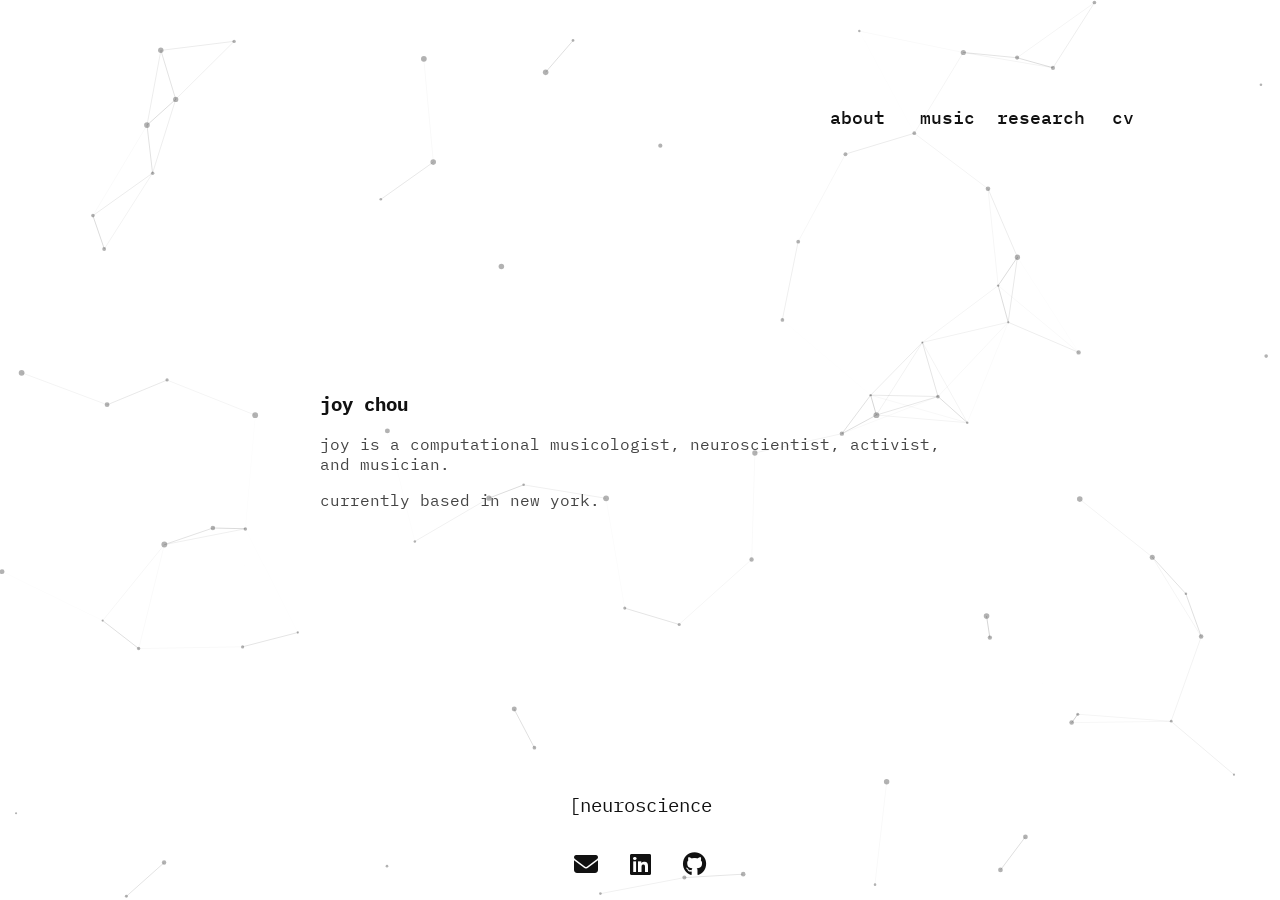
<file: index.html>
<!DOCTYPE html>
<html lang="en">
<head>
  <meta charset="UTF-8" />
  <meta name="viewport" content="width=device-width, initial-scale=1.0">
  <title>Joy Chou</title>

  <!-- IBM Plex Mono -->
  <link href="https://fonts.googleapis.com/css2?family=IBM+Plex+Mono:wght@400;600&display=swap" rel="stylesheet">

  <!-- Font Awesome (icons) -->
  <link
    rel="stylesheet"
    href="https://cdnjs.cloudflare.com/ajax/libs/font-awesome/6.5.1/css/all.min.css"
    crossorigin="anonymous"
    referrerpolicy="no-referrer"
  />

  <!-- Your CSS -->
  <link rel="stylesheet" href="style.css">
</head>

<body>

  <!-- Particle / neural background -->
  <canvas id="particles"></canvas>

  <!-- Hero text -->
  <div class="hero">
    <h3>joy chou</h3>
    <p>joy is a computational musicologist, neuroscientist, activist, and musician.</p>
    <p>currently based in new york.</p>
  </div>

  <!-- Floating buttons -->
<a class="button" href="about.html">about</a>
<a class="button" href="music.html">music</a>
<a class="button" href="research.html" >research</a>
<a class="button" href="cv.html">cv</a>



  <!-- Typing visualization (bottom) -->
  <div class="typing-container">
    <p class="typing" id="typing"></p>
  </div>

  <!-- Social icons (Font Awesome) -->
  <div id="social-icons">
    <a href="mailto:joychou@u.northwestern.edu" aria-label="Email">
      <i class="fa-solid fa-envelope"></i>
    </a>
    <a href="https://www.linkedin.com/in/joy-chou-1367201a2/" target="_blank" aria-label="LinkedIn">
      <i class="fa-brands fa-linkedin"></i>
    </a>
    <a href="https://github.com/joychoou" target="_blank" aria-label="GitHub">
      <i class="fa-brands fa-github"></i>
    </a>
  </div>

  <!-- Your JS -->
  <script src="script.js"></script>

</body>
</html>
</file>
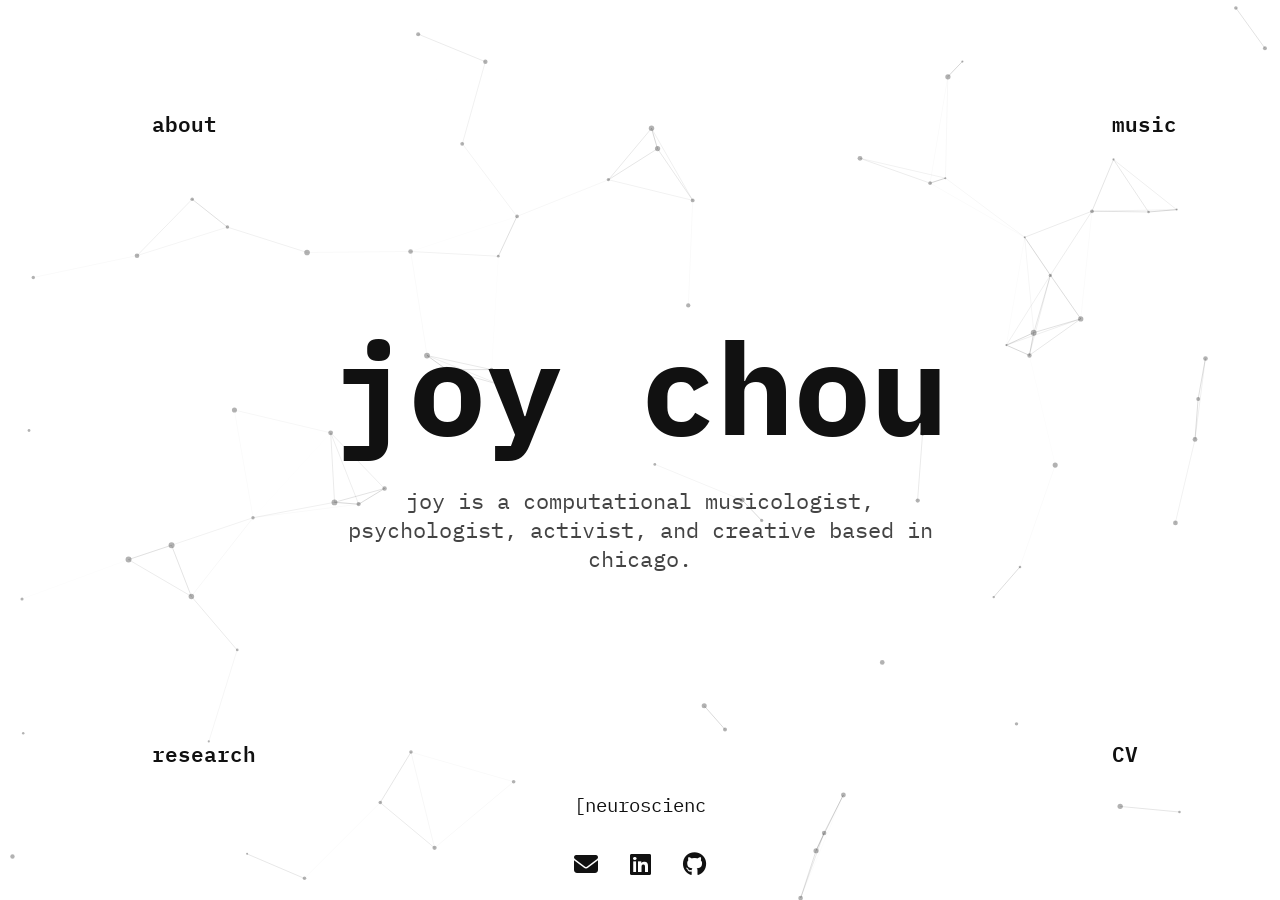
<file: website/index.html>
<!DOCTYPE html>
<html lang="en">
<head>
  <meta charset="UTF-8" />
  <meta name="viewport" content="width=device-width, initial-scale=1.0">
  <title>Joy Chou</title>

  <!-- IBM Plex Mono -->
  <link href="https://fonts.googleapis.com/css2?family=IBM+Plex+Mono:wght@400;600&display=swap" rel="stylesheet">

  <!-- Font Awesome (icons) -->
  <link
    rel="stylesheet"
    href="https://cdnjs.cloudflare.com/ajax/libs/font-awesome/6.5.1/css/all.min.css"
    crossorigin="anonymous"
    referrerpolicy="no-referrer"
  />

  <!-- Your CSS -->
  <link rel="stylesheet" href="style.css">
</head>

<body>

  <!-- Particle / neural background -->
  <canvas id="particles"></canvas>

  <!-- Hero text -->
  <div class="hero">
    <h1>joy chou</h1>
    <p>joy is a computational musicologist, psychologist, activist, and creative based in chicago.</p>
  </div>

  <!-- Floating buttons -->
<a class="button" href="about.html" data-code="click to learn more about me!">about</a>
<a class="button" href="music.html" data-code="all things music">music</a>
<a class="button" href="research.html" data-code="music cognition,psychology, neuroscience" >research</a>
<a class="button" href="cv.html" data-code="export(cv.pdf)">CV</a>



  <!-- Typing visualization (bottom) -->
  <div class="typing-container">
    <p class="typing" id="typing"></p>
  </div>

  <!-- Social icons (Font Awesome) -->
  <div id="social-icons">
    <a href="mailto:joychou@u.northwestern.edu" aria-label="Email">
      <i class="fa-solid fa-envelope"></i>
    </a>
    <a href="https://www.linkedin.com/in/joy-chou-1367201a2/" target="_blank" aria-label="LinkedIn">
      <i class="fa-brands fa-linkedin"></i>
    </a>
    <a href="https://github.com/joychoou" target="_blank" aria-label="GitHub">
      <i class="fa-brands fa-github"></i>
    </a>
  </div>

  <!-- Your JS -->
  <script src="script.js"></script>

</body>
</html>
</file>
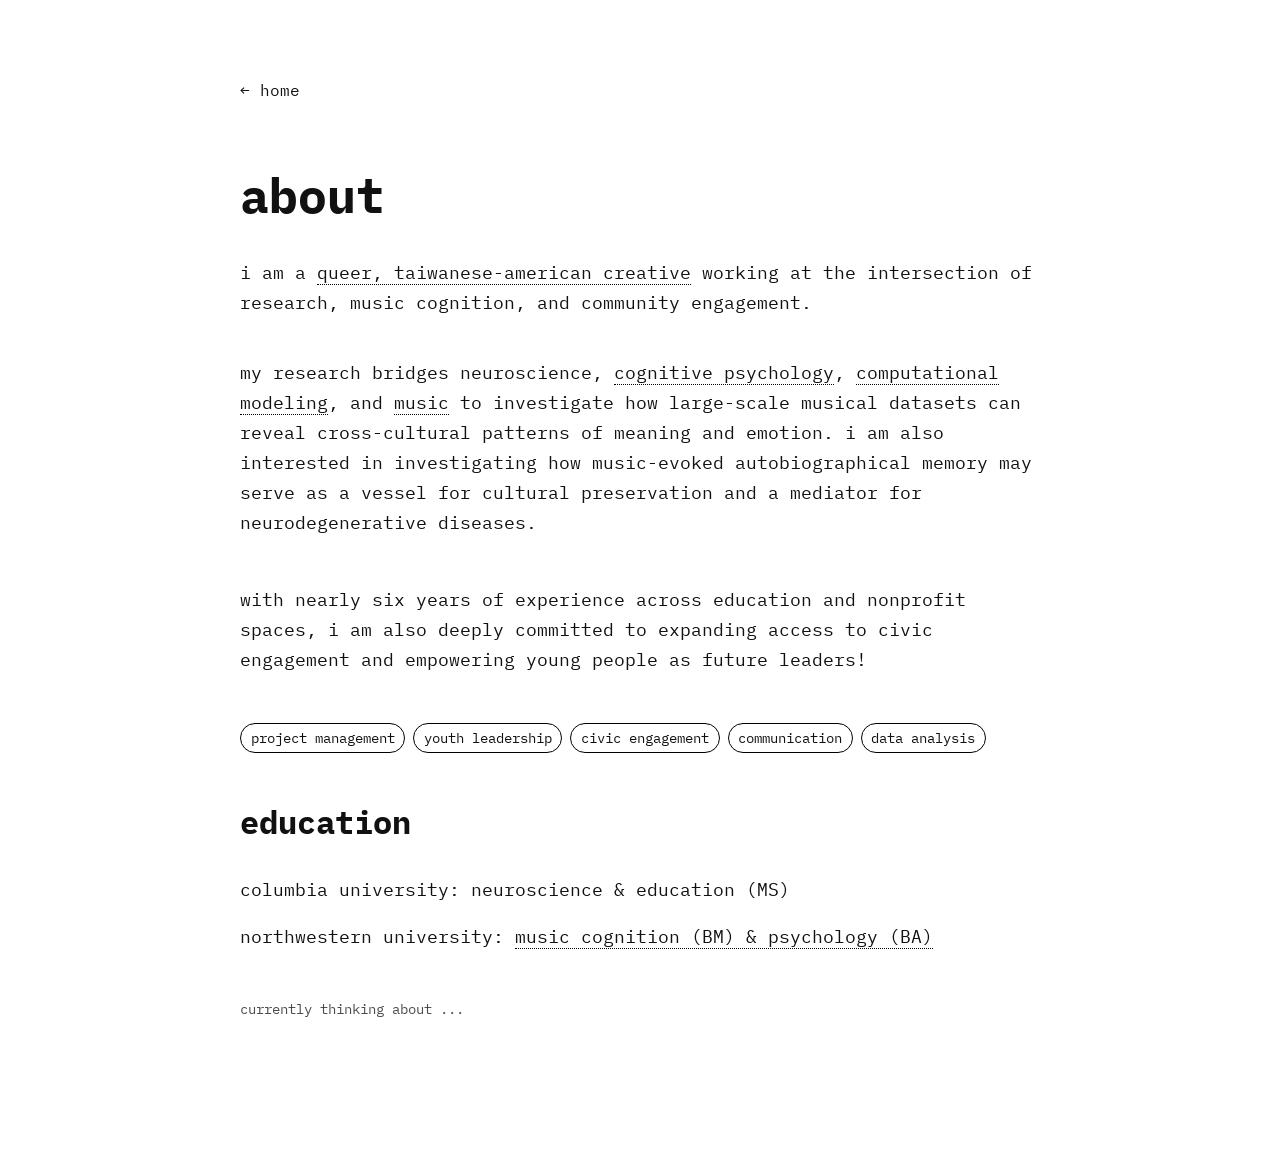
<file: about.html>
<!DOCTYPE html>
<html lang="en">
<head>
  <meta charset="UTF-8">
  <title>about — joy chou</title>

  <link href="https://fonts.googleapis.com/css2?family=IBM+Plex+Mono:wght@400;600&display=swap" rel="stylesheet">
  <link rel="stylesheet" href="style.css">

  <style>
    .about-intro {
      font-size: 1.1rem;
      line-height: 1.7;
      margin-bottom: 2.5rem;
    }

    .highlight {
      cursor: pointer;
      border-bottom: 1px dotted #000;

    }

    .highlight:hover {
      background: rgba(0,0,0,0.05);
    }

    .reveal {
      display: none;
      margin-top: 0.75rem;
      font-size: 0.90rem;
      opacity: 0.85;
      font-style:italic;
    }

    .section {
      margin-bottom: 3rem;
    }

    .pill-container {
      display: flex;
      flex-wrap: wrap;
      gap: 0.5rem;
      margin-top: 3rem;
    }

    .pill {
      padding: 0.3rem 0.6rem;
      border: 1px solid #000;
      border-radius: 999px;
      font-size: 0.85rem;
      cursor: default;
    }

    .hover-note {
      font-size: 0.85rem;
      opacity: 0.6;
      margin-top: 0.5rem;
    }


  </style>
</head>

<body>

  <div class="page-container">
    <a href="index.html" class="back-link">← home</a>

    <h1>about</h1>
    


    <!-- intro -->
    <div class="about-intro">
      <p>
        i am a <span class="highlight" data-target="identity">queer, taiwanese-american creative</span>
        working at the intersection of research, music cognition, and community engagement.
      </p>

    </div>

    <!-- research -->
     
    <div class="section">
      <p>
        my research bridges neuroscience, <span class="highlight" data-target="cog">cognitive psychology</span>,
        <span class="highlight" data-target="comp">computational modeling</span>, and
        <span class="highlight" data-target="music">music</span> to investigate how large-scale musical
        datasets can reveal cross-cultural patterns of meaning and emotion. 
        i am also interested in investigating how music-evoked autobiographical memory may serve as a vessel for cultural preservation
        and a mediator for neurodegenerative diseases.
      </p>

      <div id="cog" class="reveal">
        perception • memory • emotion • nostalgia
      </div>
      <div id="comp" class="reveal">
        python • r • statistical modeling • machine learning
      </div>
      <div id="music" class="reveal">
        timbre • tonality • popular music • cross-cultural corpus studies
      </div>

    </div>

    <!-- work -->
    <div class="section">
      <p>
        with nearly six years of experience across education and nonprofit spaces,
        i am also deeply committed to expanding access to civic engagement and
        empowering young people as future leaders!
      </p>

      <div class="pill-container">
        <div class="pill">project management</div>
        <div class="pill">youth leadership</div>
        <div class="pill">civic engagement</div>
        <div class="pill">communication</div>
        <div class="pill">data analysis</div>

      </div>
    <div class="section">

    </div>
    <div class="section">
        <h2>education</h2>
        <p>
        columbia university: neuroscience & education (MS)</span>
        </p>         
        <p>
        northwestern university: <span class="highlight" data-target="school">music cognition (BM) & psychology (BA)</span>
        </p> 
        <div id="school" class="reveal">
        minor in legal studies, integrated marketing communications certificate
        </div>
        
    </div>

    <div class="ticker-container">

    <!-- ticker-label -->
  <span class="ticker-label">currently thinking about ...</span>
  <div class="ticker">
    <div class="ticker-track">
      <span>computational analysis of nostalgia in mandarin pop music</span>
      <span>•</span>
      <span>development of musical preferences</span>
      <span>•</span>
      <span>cognitive representation of musical creation</span>
      <span>•</span>
      <span>musical narratives</span>
      <span>•</span>
      <span>state of the world...</span>
      
    </div>
        <div class="section">

        </div>
        
    </div>
  </div>

  <script>
    document.querySelectorAll('.highlight').forEach(el => {
      el.addEventListener('mouseenter', () => {
        const target = document.getElementById(el.dataset.target);
        if (target) target.style.display = 'block';
      });

      el.addEventListener('mouseleave', () => {
        const target = document.getElementById(el.dataset.target);
        if (target) target.style.display = 'none';
      });

      el.addEventListener('click', () => {
        const target = document.getElementById(el.dataset.target);
        if (target) {
          target.style.display =
            target.style.display === 'block' ? 'none' : 'block';
        }
      });
    });

  </script>



</body>
</html>
</file>
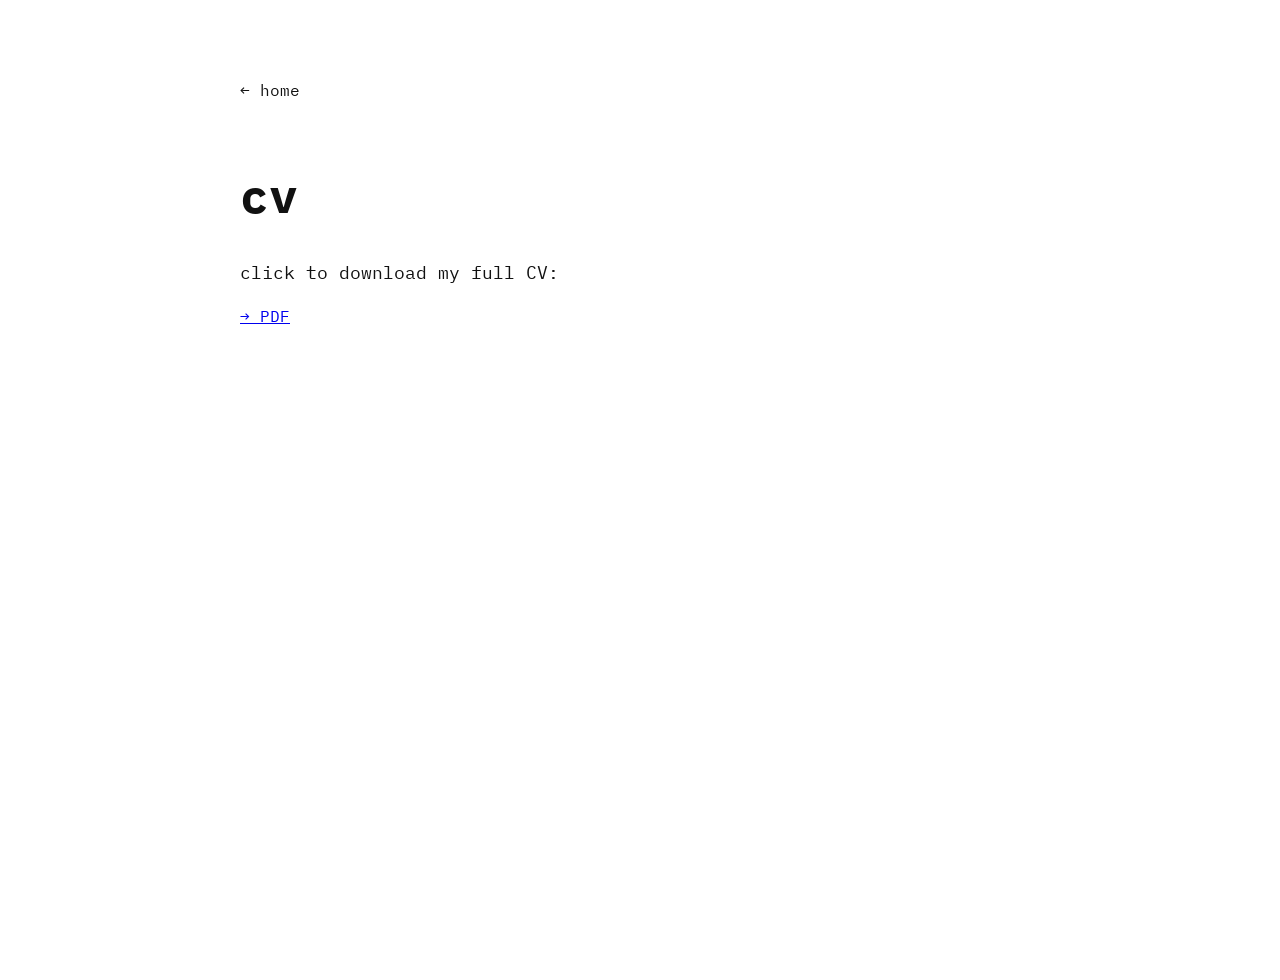
<file: cv.html>
<!DOCTYPE html>
<html lang="en">
<head>
  <meta charset="UTF-8">
  <title>CV — Joy Chou</title>

  <link href="https://fonts.googleapis.com/css2?family=IBM+Plex+Mono:wght@400;600&display=swap" rel="stylesheet">
  <link rel="stylesheet" href="style.css">
</head>

<body>

  <div class="page-container">
    <a href="index.html" class="back-link">← home</a>

    <h1>cv</h1>

    <p>
      click to download my full CV:
    </p>

    <a href="/Users/JPOcket/Downloads/Joy\ Chou\ CV\ \(Research\)" target="_blank">→ PDF</a>
  </div>

</body>
</html>
</file>
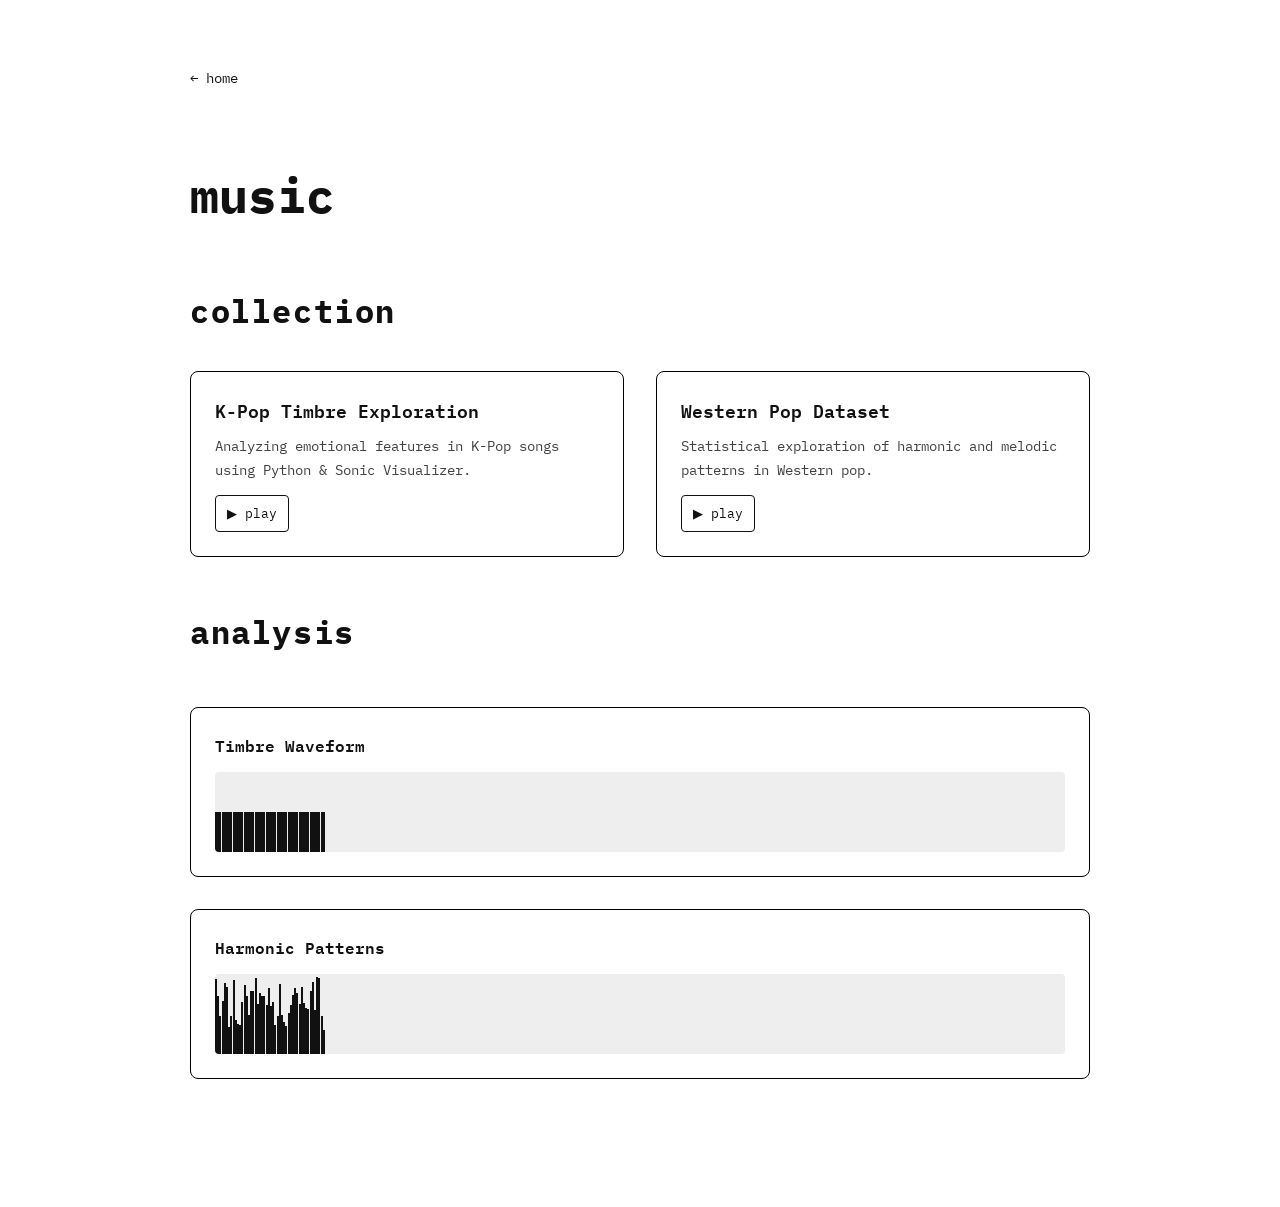
<file: music.html>
<!DOCTYPE html>
<html lang="en">
<head>
  <meta charset="UTF-8">
  <title>music — joy chou</title>

  <link href="https://fonts.googleapis.com/css2?family=IBM+Plex+Mono:wght@400;600&display=swap" rel="stylesheet">
  <link rel="stylesheet" href="style.css">

  <style>
    body {
      margin: 0;
      font-family: "IBM Plex Mono", monospace;
      background: #fff;
      color: #111;
      overflow-x: hidden;
      overflow-y: auto;
      line-height: 1.7;
    }

    .page-container {
      max-width: 900px;
      margin: 0 auto;
      padding: 4rem 2rem 6rem;
    }

    .back-link {
      text-decoration: none;
      color: #111;
      font-size: 0.9rem;
      margin-bottom: 2rem;
      display: inline-block;
    }

    h1 {
      font-size: 2.5rem;
      margin-bottom: 2rem;
    }

    h2 {
      font-size: 1.2rem;
      margin-top: 3rem;
      margin-bottom: 1.5rem;
      letter-spacing: 0.05em;
      text-transform: lowercase;
    }

    /* Music collection */
    .music-grid {
      display: grid;
      grid-template-columns: repeat(auto-fit, minmax(280px, 1fr));
      gap: 2rem;
    }

    .music-card {
      border: 1px solid #000;
      border-radius: 8px;
      padding: 1.5rem;
      cursor: pointer;
      transition: transform 0.3s ease, box-shadow 0.3s ease;
      position: relative;
      overflow: hidden;
    }

    .music-card:hover {
      transform: translateY(-4px) scale(1.02);
      box-shadow: 0 8px 20px rgba(0,0,0,0.1);
    }

    .music-title {
      font-weight: 600;
      margin-bottom: 0.5rem;
      font-size: 1.1rem;
    }

    .music-summary {
      font-size: 0.9rem;
      opacity: 0.8;
      margin-bottom: 0.8rem;
    }

    .play-button {
      display: inline-block;
      padding: 0.4rem 0.7rem;
      border: 1px solid #111;
      border-radius: 4px;
      font-size: 0.8rem;
      cursor: pointer;
      transition: background 0.3s ease, color 0.3s ease;
    }

    .play-button:hover {
      background: #111;
      color: #fff;
    }

    /* Music analysis */
    .analysis-section {
      margin-top: 3rem;
    }

    .analysis-card {
      border: 1px solid #000;
      border-radius: 8px;
      padding: 1.5rem;
      margin-bottom: 2rem;
      overflow: hidden;
    }

    .analysis-title {
      font-weight: 600;
      font-size: 1rem;
      margin-bottom: 0.5rem;
    }

    .waveform {
      width: 100%;
      height: 80px;
      background: #eee;
      position: relative;
      overflow: hidden;
      border-radius: 4px;
      margin-top: 0.8rem;
    }

    .waveform-bar {
      position: absolute;
      bottom: 0;
      width: 2px;
      background: #111;
      height: 50%;
      animation: wave 1s infinite linear;
    }

    @keyframes wave {
      0%, 100% {height: 50%;}
      50% {height: 100%;}
    }

    /* Scroll reveal */
    .reveal-on-scroll {
      opacity: 0;
      transform: translateY(16px);
      transition: opacity 0.8s ease, transform 0.8s ease;
    }

    .reveal-on-scroll.visible {
      opacity: 1;
      transform: translateY(0);
    }
  </style>
</head>
<body>
  <div class="page-container">
    <a href="index.html" class="back-link">← home</a>
    <h1>music</h1>

    <!-- Section 1: Music Collection -->
    <h2>collection</h2>
    <div class="music-grid reveal-on-scroll">

      <div class="music-card">
        <div class="music-title">K-Pop Timbre Exploration</div>
        <div class="music-summary">Analyzing emotional features in K-Pop songs using Python & Sonic Visualizer.</div>
        <div class="play-button" onclick="alert('Audio preview coming soon!')">▶ play</div>
      </div>

      <div class="music-card">
        <div class="music-title">Western Pop Dataset</div>
        <div class="music-summary">Statistical exploration of harmonic and melodic patterns in Western pop.</div>
        <div class="play-button" onclick="alert('Audio preview coming soon!')">▶ play</div>
      </div>

    </div>

    <!-- Section 2: Music Analysis -->
    <h2>analysis</h2>
    <div class="analysis-section reveal-on-scroll">

      <div class="analysis-card">
        <div class="analysis-title">Timbre Waveform</div>
        <div class="waveform">
          <!-- generate 50 bars for example -->
          <script>
            for(let i=0;i<50;i++){
              const bar = document.createElement('div');
              bar.classList.add('waveform-bar');
              bar.style.left = `${i*2.2}px`;
              bar.style.animationDelay = `${Math.random()}s`;
              document.currentScript.parentNode.appendChild(bar);
            }
          </script>
        </div>
      </div>

      <div class="analysis-card">
        <div class="analysis-title">Harmonic Patterns</div>
        <div class="waveform">
          <script>
            for(let i=0;i<50;i++){
              const bar = document.createElement('div');
              bar.classList.add('waveform-bar');
              bar.style.left = `${i*2.2}px`;
              bar.style.animationDelay = `${Math.random()}s`;
              bar.style.height = `${30+Math.random()*70}%`;
              document.currentScript.parentNode.appendChild(bar);
            }
          </script>
        </div>
      </div>

    </div>

  </div>

  <script>
    // Scroll reveal
    const observer = new IntersectionObserver(entries => {
      entries.forEach(entry => {
        if(entry.isIntersecting) {
          entry.target.classList.add('visible');
          observer.unobserve(entry.target);
        }
      });
    }, { threshold: 0.15 });

    document.querySelectorAll('.reveal-on-scroll').forEach(el => {
      observer.observe(el);
    });
  </script>

</body>
</html>
</file>
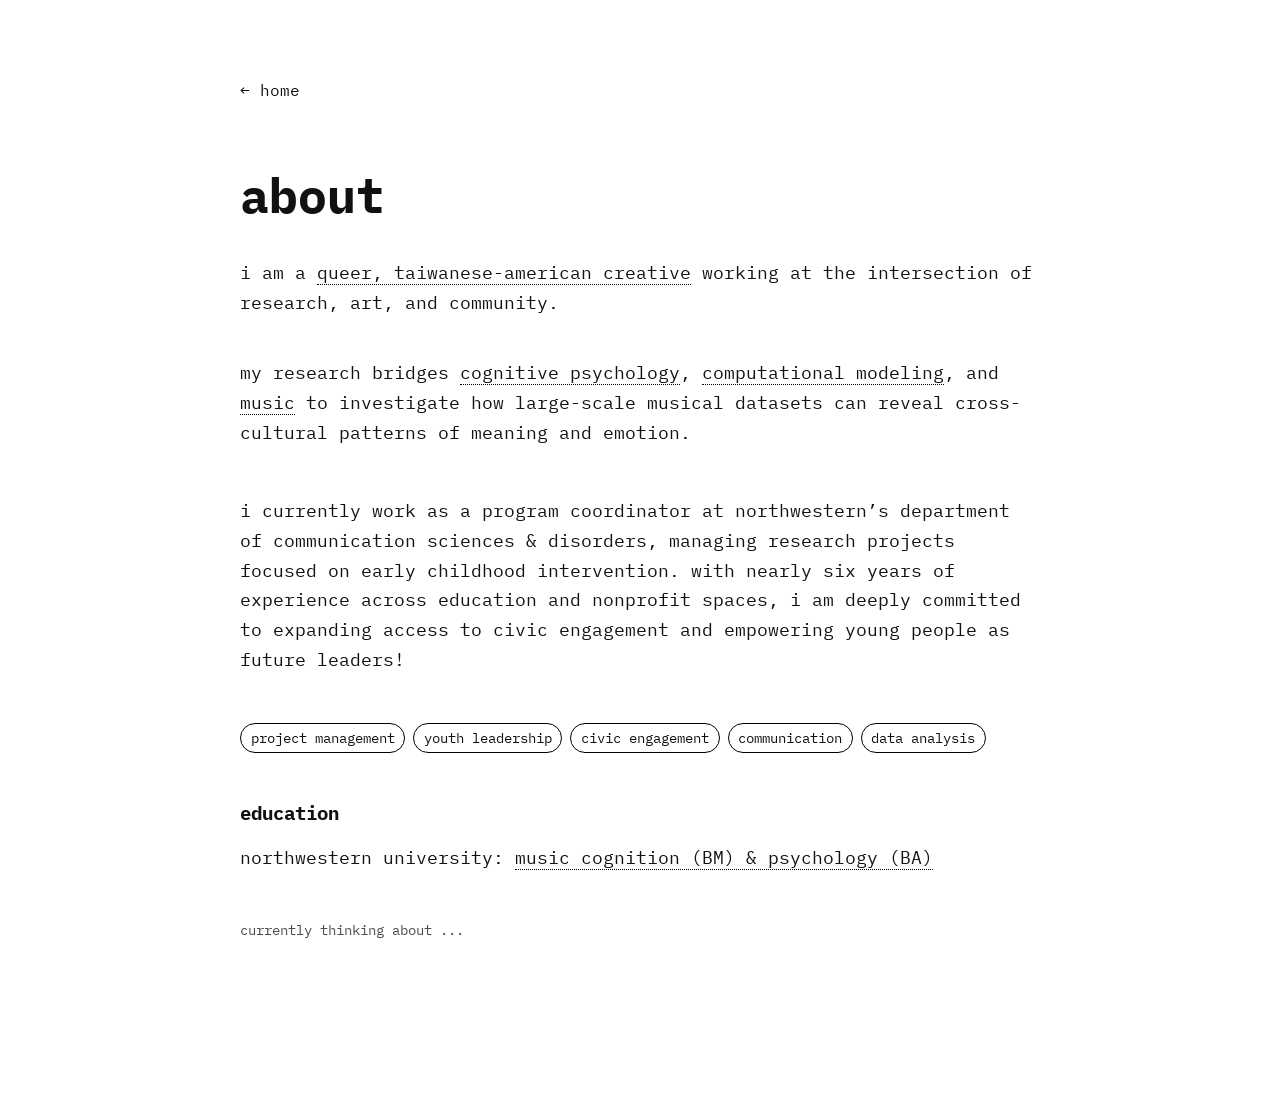
<file: website/about.html>
<!DOCTYPE html>
<html lang="en">
<head>
  <meta charset="UTF-8">
  <title>about — joy chou</title>

  <link href="https://fonts.googleapis.com/css2?family=IBM+Plex+Mono:wght@400;600&display=swap" rel="stylesheet">
  <link rel="stylesheet" href="style.css">

  <style>
    .about-intro {
      font-size: 1.1rem;
      line-height: 1.7;
      margin-bottom: 2.5rem;
    }

    .highlight {
      cursor: pointer;
      border-bottom: 1px dotted #000;

    }

    .highlight:hover {
      background: rgba(0,0,0,0.05);
    }

    .reveal {
      display: none;
      margin-top: 0.75rem;
      font-size: 0.90rem;
      opacity: 0.85;
      font-style:italic;
    }

    .section {
      margin-bottom: 3rem;
    }

    .pill-container {
      display: flex;
      flex-wrap: wrap;
      gap: 0.5rem;
      margin-top: 3rem;
    }

    .pill {
      padding: 0.3rem 0.6rem;
      border: 1px solid #000;
      border-radius: 999px;
      font-size: 0.85rem;
      cursor: default;
    }

    .hover-note {
      font-size: 0.85rem;
      opacity: 0.6;
      margin-top: 0.5rem;
    }


  </style>
</head>

<body>

  <div class="page-container">
    <a href="index.html" class="back-link">← home</a>

    <h1>about</h1>
    


    <!-- intro -->
    <div class="about-intro">
      <p>
        i am a <span class="highlight" data-target="identity">queer, taiwanese-american creative</span>
        working at the intersection of research, art, and community.
      </p>

    </div>

    <!-- research -->
     
    <div class="section">
      <p>
        my research bridges <span class="highlight" data-target="cog">cognitive psychology</span>,
        <span class="highlight" data-target="comp">computational modeling</span>, and
        <span class="highlight" data-target="music">music</span> to investigate how large-scale musical
        datasets can reveal cross-cultural patterns of meaning and emotion.
      </p>

      <div id="cog" class="reveal">
        perception • memory • emotion • nostalgia
      </div>
      <div id="comp" class="reveal">
        python • r • statistical modeling • machine learning
      </div>
      <div id="music" class="reveal">
        timbre • tonality • popular music • cross-cultural corpus studies
      </div>

    </div>

    <!-- work -->
    <div class="section">
      <p>
        i currently work as a program coordinator at
        northwestern’s department of communication sciences & disorders,
        managing research projects focused on early childhood intervention.

        with nearly six years of experience across education and nonprofit spaces,
        i am deeply committed to expanding access to civic engagement and
        empowering young people as future leaders!
      </p>

      <div class="pill-container">
        <div class="pill">project management</div>
        <div class="pill">youth leadership</div>
        <div class="pill">civic engagement</div>
        <div class="pill">communication</div>
        <div class="pill">data analysis</div>

      </div>
    <div class="section">

    </div>
    <div class="section">
        <h3>education</h3>
        <p>
        northwestern university: <span class="highlight" data-target="school">music cognition (BM) & psychology (BA)</span>

        </p> 
        <div id="school" class="reveal">
        minor in legal studies, integrated marketing communications certificate
        </div>
        
    </div>

    <div class="ticker-container">

    <!-- ticker-label -->
  <span class="ticker-label">currently thinking about ...</span>
  <div class="ticker">
    <div class="ticker-track">
      <span>computational analysis of nostalgia in mandarin pop music</span>
      <span>•</span>
      <span>development of musical preferences</span>
      <span>•</span>
      <span>cognitive representation of musical creation</span>
      <span>•</span>
      <span>musical narratives</span>
      <span>•</span>
      <span>state of the world...</span>
      
    </div>
        <div class="section">

        </div>
        
    </div>
  </div>

  <script>
    document.querySelectorAll('.highlight').forEach(el => {
      el.addEventListener('mouseenter', () => {
        const target = document.getElementById(el.dataset.target);
        if (target) target.style.display = 'block';
      });

      el.addEventListener('mouseleave', () => {
        const target = document.getElementById(el.dataset.target);
        if (target) target.style.display = 'none';
      });

      el.addEventListener('click', () => {
        const target = document.getElementById(el.dataset.target);
        if (target) {
          target.style.display =
            target.style.display === 'block' ? 'none' : 'block';
        }
      });
    });

  </script>



</body>
</html>
</file>
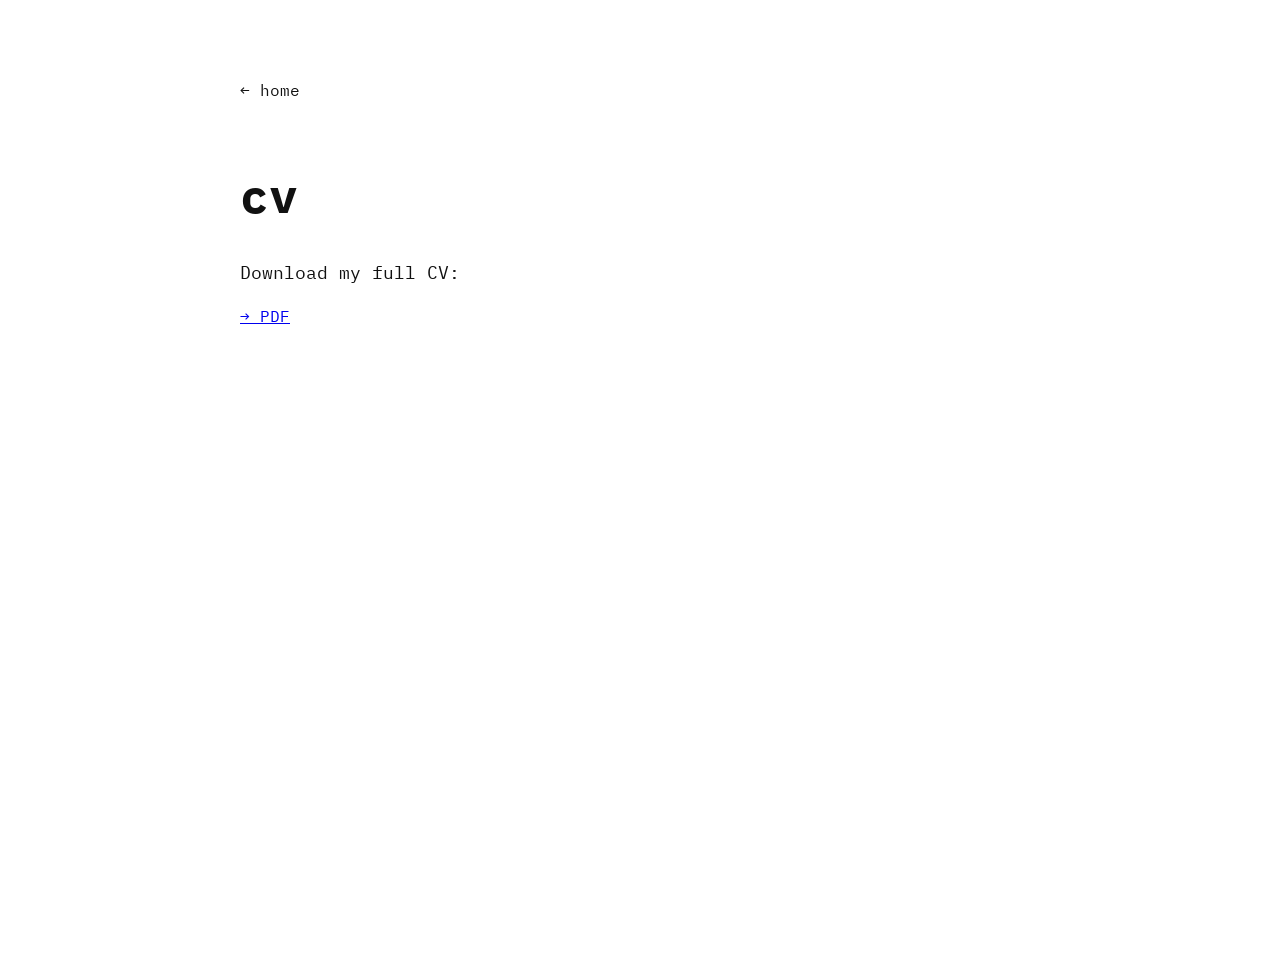
<file: website/cv.html>
<!DOCTYPE html>
<html lang="en">
<head>
  <meta charset="UTF-8">
  <title>CV — Joy Chou</title>

  <link href="https://fonts.googleapis.com/css2?family=IBM+Plex+Mono:wght@400;600&display=swap" rel="stylesheet">
  <link rel="stylesheet" href="style.css">
</head>

<body>

  <div class="page-container">
    <a href="index.html" class="back-link">← home</a>

    <h1>cv</h1>

    <p>
      Download my full CV:
    </p>

    <a href="Joy_Chou_CV.pdf" target="_blank">→ PDF</a>
  </div>

</body>
</html>
</file>
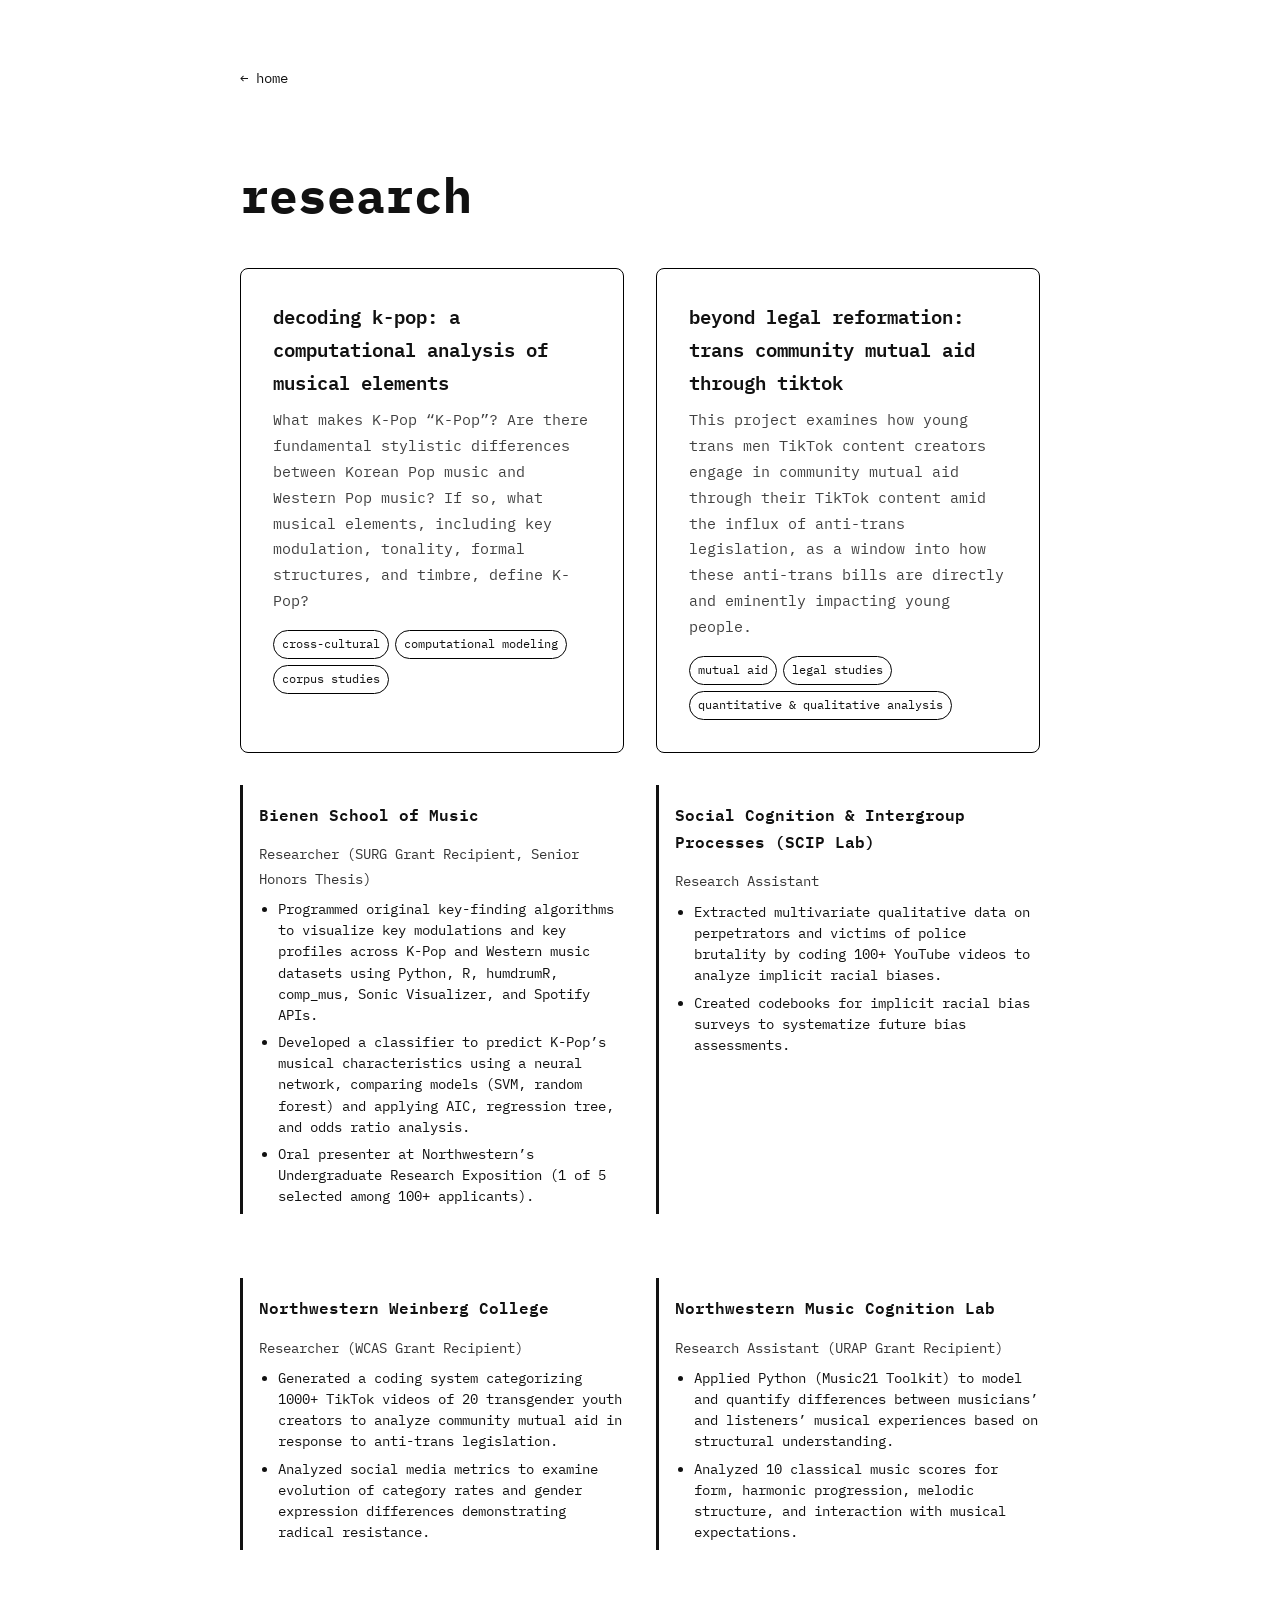
<file: website/research.html>
<!DOCTYPE html>
<html lang="en">
<head>
  <meta charset="UTF-8">
  <title>research — joy chou</title>

  <link href="https://fonts.googleapis.com/css2?family=IBM+Plex+Mono:wght@400;600&display=swap" rel="stylesheet">
  <link rel="stylesheet" href="style.css">

  <style>
    body {
      margin: 0;
      font-family: "IBM Plex Mono", monospace;
      background: #fff;
      color: #111;
      overflow-x: hidden;
      overflow-y: auto;
      line-height: 1.7;
    }

    .page-container {
      max-width: 800px;
      margin: 0 auto;
      padding: 4rem 2rem 6rem;
    }

    .back-link {
      text-decoration: none;
      color: #111;
      font-size: 0.9rem;
      margin-bottom: 2rem;
      display: inline-block;
    }

    h1 {
      font-size: 2.5rem;
      margin-bottom: 2rem;
    }

    h2 {
      font-size: 1rem;
      font-weight: 600;
      letter-spacing: 0.08em;
      text-transform: lowercase;
      margin-bottom: 1rem;
    }

    .research-grid {
      display: grid;
      grid-template-columns: repeat(auto-fit, minmax(280px, 1fr));
      gap: 2rem;
    }

    .project-card {
      border: 1px solid #000;
      padding: 2rem;
      border-radius: 8px;
      position: relative;
      overflow: hidden;
      cursor: pointer;
      transition: transform 0.3s ease, box-shadow 0.3s ease;
    }

    .project-card:hover {
      transform: translateY(-4px) scale(1.02);
      box-shadow: 0 8px 20px rgba(0,0,0,0.1);
    }

    .project-title {
      font-size: 1.2rem;
      font-weight: 600;
      margin-bottom: 0.5rem;
    }

    .project-summary {
      font-size: 0.95rem;
      margin-bottom: 1rem;
      opacity: 0.8;
    }

    .project-detail {
      font-size: 0.9rem;
      line-height: 1.6;
      opacity: 0.7;
      display: none; /* initially hidden */
      margin-top: 0.8rem;
    }

    /* Scroll reveal */
    .reveal-on-scroll {
      opacity: 0;
      transform: translateY(16px);
      transition: opacity 0.8s ease, transform 0.8s ease;
    }

    .reveal-on-scroll.visible {
      opacity: 1;
      transform: translateY(0);
    }

    /* optional tags */
    .tag-container {
      display: flex;
      flex-wrap: wrap;
      gap: 0.4rem;
      margin-top: 1rem;
    }

    .tag {
      font-size: 0.75rem;
      padding: 0.2rem 0.5rem;
      border: 1px solid #000;
      border-radius: 999px;
    }
    /* General Research Experience */
    .experience-section {
      margin-top: 4rem;
    }

    .experience-entry {
      margin-bottom: 2rem;
      border-left: 3px solid #111;
      padding-left: 1rem;
    }

    .experience-entry h3 {
      font-size: 1rem;
      font-weight: 600;
      margin-bottom: 0.3rem;
    }

    .experience-entry p {
      font-size: 0.9rem;
      opacity: 0.85;
      margin-bottom: 0.3rem;
    }

    .experience-entry ul {
      margin: 0.5rem 0 0 1.2rem;
      padding: 0;
    }

    .experience-entry ul li {
      margin-bottom: 0.4rem;
      font-size: 0.88rem;
      line-height: 1.5;
    }


  </style>
</head>

<body>
  <div class="page-container">
    <a href="index.html" class="back-link">← home</a>
    <h1>research</h1>

    <div class="research-grid reveal-on-scroll">

      <!-- Project 1 -->
      <div class="project-card">
        <div class="project-title">decoding k-pop: a computational analysis of musical elements</div>
        <div class="project-summary">
What makes K-Pop “K-Pop”? Are there fundamental stylistic differences between Korean Pop music and Western Pop music? If so, what musical elements, including key modulation, tonality, formal structures, and timbre, define K-Pop? 
        </div>
        <div class="project-detail">
        I programmed original key-finding algorithms using Python, R, and humdrumR to visualize key modulations and key profiles across large datasets. Also developed a classifier to predict K-Pop’s musical characteristics using a neural network while comparing various machine learning models and employing statistical tests such as regression, Akaike Information Criterion, and odds ratio analysis to identify key musical features that distinguish K-Pop from Western music. 
        </div>
        
        <div class="tag-container">
          <div class="tag">cross-cultural</div>
          <div class="tag">computational modeling</div>
          <div class="tag">corpus studies</div>
        </div>
      </div>

      <!-- Project 2 -->
      <div class="project-card">
        <div class="project-title">beyond legal reformation: trans community mutual aid through tiktok</div>
        <div class="project-summary">
This project examines how young trans men TikTok content creators engage in community mutual aid through their TikTok content amid the influx of anti-trans legislation, as a window into how these anti-trans bills are directly and eminently impacting young people.        </div>
        <div class="project-detail">I developed a comprehensive coding system categorizing over 1000 TikTok videos of 20 transgender youth creators to assess how their content evolved and engaged in community mutual aid. In response to prevailing anti-trans narratives found within these laws, trans men responded to them in various ways including humor, “thirst traps,” or simply sharing their experiences with navigating their transness. 
 </div>
        <div class="tag-container">
          <div class="tag">mutual aid</div>
          <div class="tag">legal studies</div>
          <div class="tag">quantitative & qualitative analysis</div>
        </div>
      </div>


    <!-- General Research Experience -->
      <div class="experience-entry">
        <h3>Bienen School of Music</h3>
        <p>Researcher (SURG Grant Recipient, Senior Honors Thesis)</p>
        <ul>
          <li>Programmed original key-finding algorithms to visualize key modulations and key profiles across K-Pop and Western music datasets using Python, R, humdrumR, comp_mus, Sonic Visualizer, and Spotify APIs.</li>
          <li>Developed a classifier to predict K-Pop’s musical characteristics using a neural network, comparing models (SVM, random forest) and applying AIC, regression tree, and odds ratio analysis.</li>
          <li>Oral presenter at Northwestern’s Undergraduate Research Exposition (1 of 5 selected among 100+ applicants).</li>
        </ul>
      </div>

      <div class="experience-entry">
        <h3>Social Cognition & Intergroup Processes (SCIP Lab)</h3>
        <p>Research Assistant</p>
        <ul>
          <li>Extracted multivariate qualitative data on perpetrators and victims of police brutality by coding 100+ YouTube videos to analyze implicit racial biases.</li>
          <li>Created codebooks for implicit racial bias surveys to systematize future bias assessments.</li>
        </ul>
      </div>

      <div class="experience-entry">
        <h3>Northwestern Weinberg College</h3>
        <p>Researcher (WCAS Grant Recipient)</p>
        <ul>
          <li>Generated a coding system categorizing 1000+ TikTok videos of 20 transgender youth creators to analyze community mutual aid in response to anti-trans legislation.</li>
          <li>Analyzed social media metrics to examine evolution of category rates and gender expression differences demonstrating radical resistance.</li>
        </ul>
      </div>

      <div class="experience-entry">
        <h3>Northwestern Music Cognition Lab</h3>
        <p>Research Assistant (URAP Grant Recipient)</p>
        <ul>
          <li>Applied Python (Music21 Toolkit) to model and quantify differences between musicians’ and listeners’ musical experiences based on structural understanding.</li>
          <li>Analyzed 10 classical music scores for form, harmonic progression, melodic structure, and interaction with musical expectations.</li>
        </ul>
      </div>


  </div>

    </div>
  </div>
  

  <script>
    // Scroll reveal
    const observer = new IntersectionObserver(entries => {
      entries.forEach(entry => {
        if(entry.isIntersecting) {
          entry.target.classList.add('visible');
          observer.unobserve(entry.target);
        }
      });
    }, { threshold: 0.15 });

    document.querySelectorAll('.reveal-on-scroll').forEach(el => {
      observer.observe(el);
    });

    // Project card toggle details
    document.querySelectorAll('.project-card').forEach(card => {
      card.addEventListener('click', () => {
        const detail = card.querySelector('.project-detail');
        if(detail.style.display === 'block') {
          detail.style.display = 'none';
        } else {
          detail.style.display = 'block';
        }
      });
    });
  </script>
</body>
</html>
</file>
<file: style.css>
body {
  margin: 0;
  font-family: "IBM Plex Mono", monospace;
  background: #fff;
  color: #111;
  min-height: 100vh;
  width: 100%;
  overflow-y: auto;
  overflow-x: hidden;
}


/* Hero text */
.hero {
  position: absolute;
  top: 50%;
  left: 50%;
  transform: translate(-50%, -50%) scale(0.5);
  text-align: left;
  z-index: 2;
  opacity: 0;
  transition: transform 1s cubic-bezier(0.22,1,0.36,1), opacity 1s ease;
}

.hero.show {
  opacity: 1;
  transform: translate(-50%, -50%) scale(1);
}

.hero h1 {
  font-size: clamp(5rem, 10vw, 8rem);
  margin: 0;
}

.hero p {
  margin-top: 1rem;
  font-size: 1rem;
  color: #444;
}

/* Particle canvas behind everything */
#particles {
  position: absolute;
  top:0;
  left:0;
  width:100%;
  height:100%;
  z-index:0;
}

/* Floating buttons */
#floating-buttons {
  position: absolute;
  top:0;
  left:0;
  width:100%;
  height:100%;
  z-index: 2;
}

.button {
  position: absolute;
  padding: 1rem 1.5rem;
  font-size: 1.1rem;
  font-weight: 450;
  cursor: pointer;
  color: #111;
  border: none;           
  background: transparent;
  display: flex;
  justify-content: center;
  align-items: center;
  opacity: 1;
  transform: scale(1);
  transition: transform 0.3s ease, border-color 0.3s ease, color 0.3s ease, border-radius 0.3s ease, border-width 0.3s ease;
}

/* Remove default link styling for buttons */
.button {
  text-decoration: none;
}

.button:visited {
  color: #111;
}

.button:hover {
  transform: scale(1.5);
  color: gray;
  border-radius: 0;  
  text-decoration: none;
}

/*for index page */
.button::after {
  content: attr(data-code);
  position: absolute;
  top: 130%;
  left: 50%;
  transform: translateX(-50%);
  font-size: 0.70rem;
  color: #1c1a1a;
  white-space: nowrap;
  opacity: 0;
  pointer-events: none;
  font-family: "IBM Plex Mono", monospace;
  transition: opacity 0.25s ease, transform 0.25s ease;
}

.button:hover::after {
  opacity: 1;
  transform: translateX(-50%) translateY(4px);
}

/* Typing effect at bottom */
.typing-container {
  position: absolute;
  bottom: 60px;
  width: 100%;
  text-align: center;
  z-index: 4;
}

.typing {
  font-size: 1.2rem;
  color: #111;
  font-family: "IBM Plex Mono", monospace;
  min-height: 1.5em;
}

#social-icons {
  position: absolute;
  bottom: 20px;
  width: 100%;
  display: flex;
  justify-content: center;
  gap: 2rem;
  z-index: 3;
}

#social-icons a {
  font-size: 1.5rem;
  color: #111;
  transition: transform 0.3s ease, color 0.3s ease;
}

#social-icons a:hover {
  transform: scale(1.2);
  color: #364eff; /* highlight color */
}

/* for inner pages */
.page-container {
  max-width: 800px;
  margin: 5rem auto;
  padding: 0 2rem;
  font-family: "IBM Plex Mono", monospace;
}

.page-container h1 {
  font-size: 3rem;
  margin-bottom: 2rem;
}
.page-container h2 {
  font-size: 2rem;
  margin-bottom: 2rem;
}

.page-container p,
.page-container li {
  font-size: 1.1rem;
  line-height: 1.7;
}

.back-link {
  display: inline-block;
  margin-bottom: 2rem;
  text-decoration: none;
  color: #111;
}

.back-link:hover {
  transform: scale(1.2);
  text-decoration: wavy;
}


.ticker-container {
  margin: 3rem 0;
  font-size: 0.85rem;
  opacity: 0.75;
}

.ticker-label {
  display: block;
  margin-bottom: 0.6rem;
}

.ticker {
  overflow: hidden;
  white-space: nowrap;
}

.ticker-track {
  display: inline-block;
  padding-left: 100%;
  animation: ticker-scroll 30s linear infinite;
}

.ticker-track span {
  margin-right: 1.5rem;
}

.ticker:hover .ticker-track {
  animation-play-state: paused;
}

@keyframes ticker-scroll {
  from {
    transform: translateX(0);
  }
  to {
    transform: translateX(-100%);
  }
}

section {
  margin-top: 4rem;
}
</file>
<file: website/style.css>
body {
  margin: 0;
  font-family: "IBM Plex Mono", monospace;
  background: #fff;
  color: #111;
  min-height: 100vh;
  width: 100%;
  overflow-y: auto;
  overflow-x: hidden;
}


/* Hero text */
.hero {
  position: absolute;
  top: 50%;
  left: 50%;
  transform: translate(-50%, -50%) scale(0.5);
  text-align: center;
  z-index: 2;
  opacity: 0;
  transition: transform 1s cubic-bezier(0.22,1,0.36,1), opacity 1s ease;
}

.hero.show {
  opacity: 1;
  transform: translate(-50%, -50%) scale(1);
}

.hero h1 {
  font-size: clamp(5rem, 10vw, 8rem);
  margin: 0;
}

.hero p {
  margin-top: 1rem;
  font-size: 1.4rem;
  color: #444;
}

/* Particle canvas behind everything */
#particles {
  position: absolute;
  top:0;
  left:0;
  width:100%;
  height:100%;
  z-index:0;
}

/* Floating buttons */
#floating-buttons {
  position: absolute;
  top:0;
  left:0;
  width:100%;
  height:100%;
  z-index: 2;
}

.button {
  position: absolute;
  padding: 1rem 1.5rem;
  font-size: 1.3rem;
  font-weight: 600;
  cursor: pointer;
  color: #111;
  border: none;           /* start with no border */
  border-radius: 0;
  background: transparent;
  display: flex;
  justify-content: center;
  align-items: center;
  opacity: 1;
  transform: scale(1);
  transition: transform 0.3s ease, border-color 0.3s ease, color 0.3s ease, border-radius 0.3s ease, border-width 0.3s ease;
}

/* Remove default link styling for buttons */
.button {
  text-decoration: none;
}

.button:visited {
  color: #111;
}

.button:hover {
  text-decoration: none;
}


.button:hover {
  transform: scale(1.5);
  color: white;
  border: 3px solid black;
  background-color: black;
  border-radius: 0;            
  
}

/*for index page */
.button::after {
  content: attr(data-code);
  position: absolute;
  top: 130%;
  left: 50%;
  transform: translateX(-50%);
  font-size: 0.70rem;
  color: #1c1a1a;
  white-space: nowrap;
  opacity: 0;
  pointer-events: none;
  font-family: "IBM Plex Mono", monospace;
  transition: opacity 0.25s ease, transform 0.25s ease;
}

.button:hover::after {
  opacity: 1;
  transform: translateX(-50%) translateY(4px);
}

/* Typing effect at bottom */
.typing-container {
  position: absolute;
  bottom: 60px;
  width: 100%;
  text-align: center;
  z-index: 4;
}

.typing {
  font-size: 1.2rem;
  color: #111;
  font-family: "IBM Plex Mono", monospace;
  min-height: 1.5em;
}

#social-icons {
  position: absolute;
  bottom: 20px;
  width: 100%;
  display: flex;
  justify-content: center;
  gap: 2rem;
  z-index: 3;
}

#social-icons a {
  font-size: 1.5rem;
  color: #111;
  transition: transform 0.3s ease, color 0.3s ease;
}

#social-icons a:hover {
  transform: scale(1.2);
  color: #364eff; /* highlight color */
}

/* for inner pages */
.page-container {
  max-width: 800px;
  margin: 5rem auto;
  padding: 0 2rem;
  font-family: "IBM Plex Mono", monospace;
}

.page-container h1 {
  font-size: 3rem;
  margin-bottom: 2rem;
}

.page-container p,
.page-container li {
  font-size: 1.1rem;
  line-height: 1.7;
}

.back-link {
  display: inline-block;
  margin-bottom: 2rem;
  text-decoration: none;
  color: #111;
}

.back-link:hover {
  transform: scale(1.2);
  text-decoration: wavy;
}


.ticker-container {
  margin: 3rem 0;
  font-size: 0.85rem;
  opacity: 0.75;
}

.ticker-label {
  display: block;
  margin-bottom: 0.6rem;
}

.ticker {
  overflow: hidden;
  white-space: nowrap;
}

.ticker-track {
  display: inline-block;
  padding-left: 100%;
  animation: ticker-scroll 30s linear infinite;
}

.ticker-track span {
  margin-right: 1.5rem;
}

.ticker:hover .ticker-track {
  animation-play-state: paused;
}

@keyframes ticker-scroll {
  from {
    transform: translateX(0);
  }
  to {
    transform: translateX(-100%);
  }
}

section {
  margin-top: 4rem;
}
</file>
